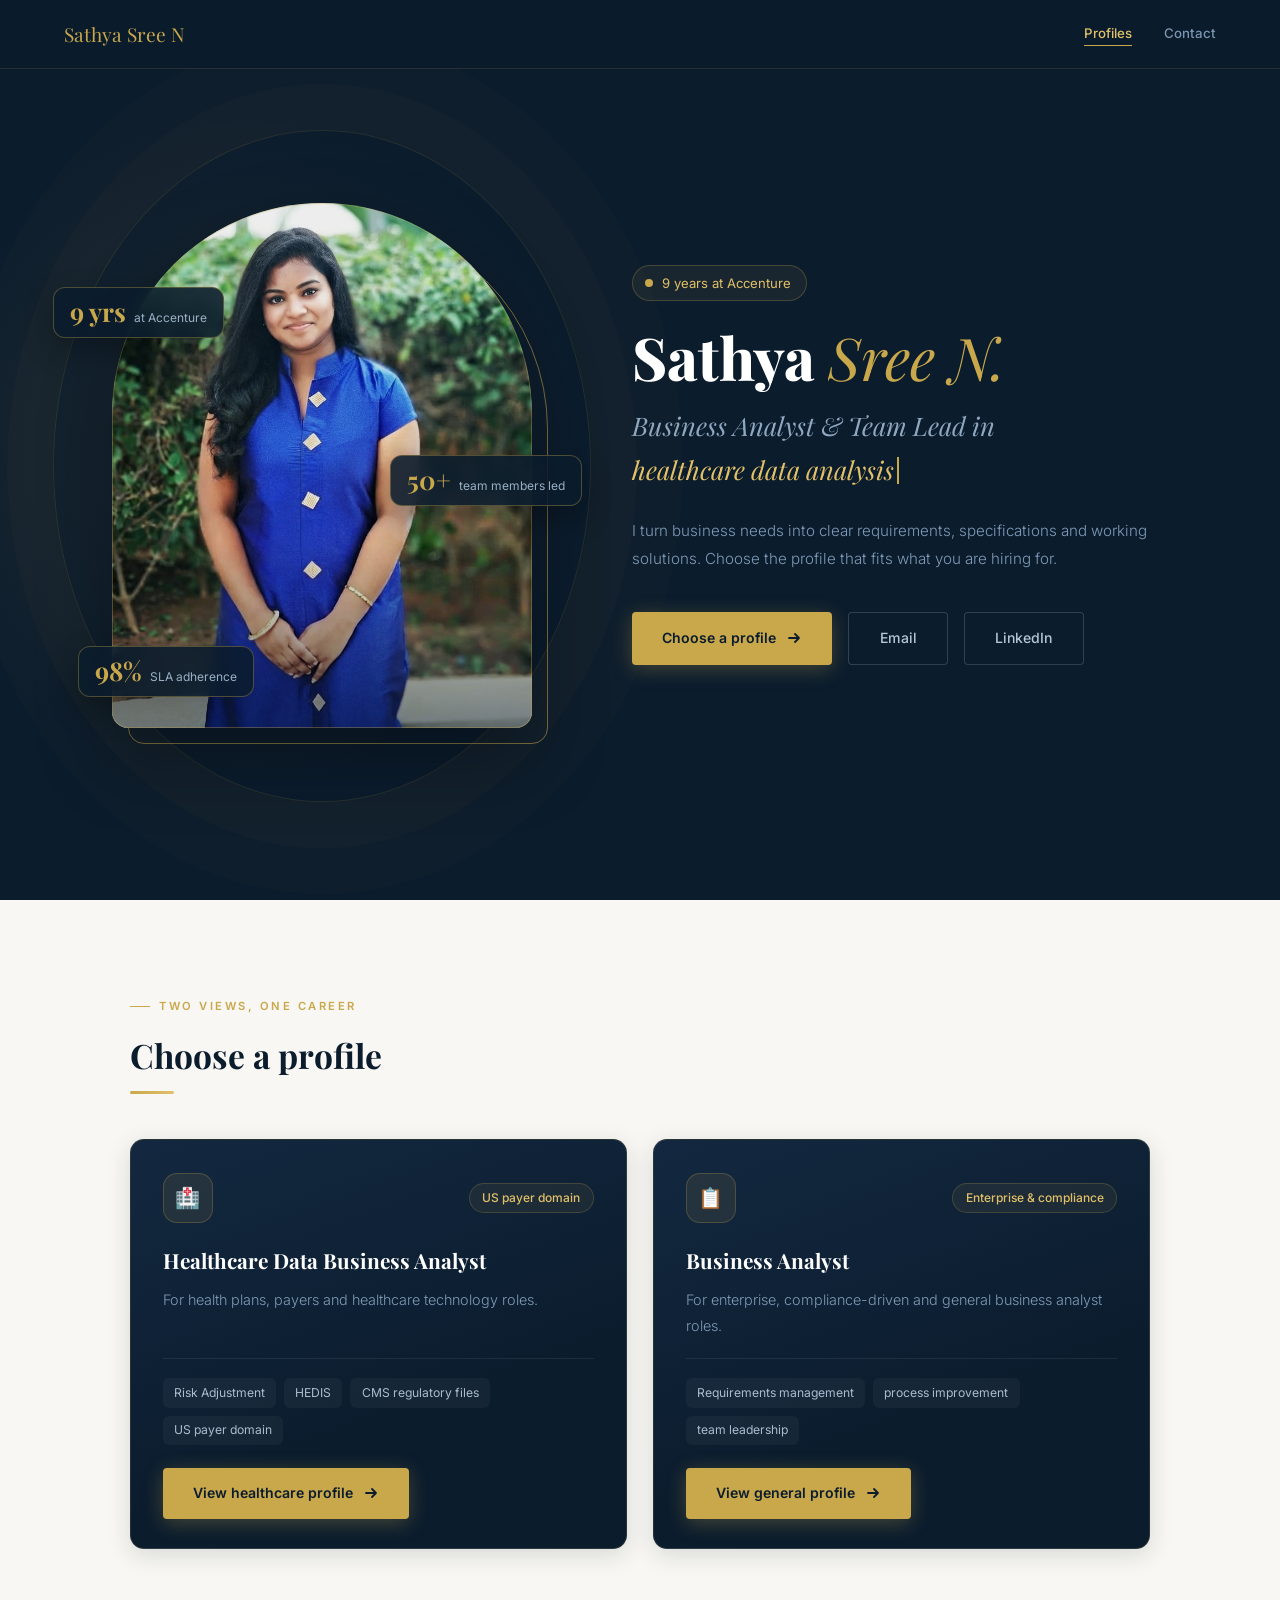
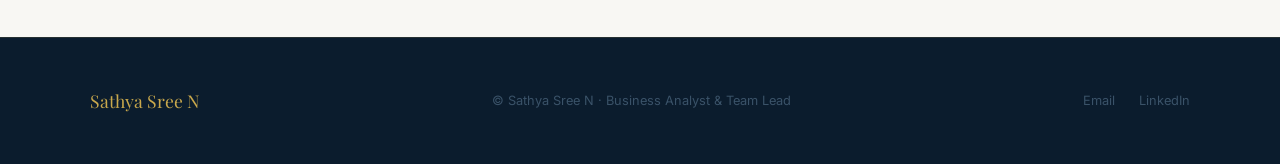
<file: index.html>
<!DOCTYPE html>
<html lang="en">
<head>
<meta charset="utf-8">
<meta name="viewport" content="width=device-width, initial-scale=1">
<title>Sathya Sree N | Business Analyst</title>
<meta name="description" content="Portfolio of Sathya Sree N, Business Analyst and Team Lead with 9 years of experience. Choose the healthcare or general business analyst profile.">
<link href="https://fonts.googleapis.com/css2?family=Inter:wght@300;400;500;600&family=Playfair+Display:ital,wght@0,700;0,800;1,400&display=swap" rel="stylesheet">
<link rel="stylesheet" href="assets/style.css">
<script>document.documentElement.classList.add('js');</script>
</head>
<body>
<nav id="navbar">
  <a href="#top" class="nav-logo" style="text-decoration:none">Sathya Sree N</a>
  <div class="nav-links"><a href="#profiles">Profiles</a><a href="#contact">Contact</a></div>
  <button class="hamburger" id="hamburger" aria-label="Open menu" aria-expanded="false" aria-controls="mobileMenu"><span></span><span></span><span></span></button>
</nav>
<div class="mobile-menu" id="mobileMenu" aria-hidden="true">
  <div class="m-links"><a class="m-link" style="--i:0" href="#profiles">Profiles</a><a class="m-link" style="--i:1" href="#contact">Contact</a></div>
  <div class="m-foot">Business Analyst &amp; Team Lead<br><a href="mailto:nsathyasree96@gmail.com">nsathyasree96@gmail.com</a></div>
</div>
<section class="hero" id="top">
  <div class="hero-photo" id="heroPhoto">
    <div class="hero-frame-outline"></div>
    <div class="hero-frame"><img src="assets/photo.jpg" alt="Sathya Sree N"></div>
    <div class="chip chip-1"><b>9 yrs</b><span>at Accenture</span></div><div class="chip chip-2"><b>50+</b><span>team members led</span></div><div class="chip chip-3"><b>98%</b><span>SLA adherence</span></div>
  </div>
  <div class="hero-text">
    <div class="hero-status"><i></i>9 years at Accenture</div>
    <h1 aria-label="Sathya Sree N"><span class="w"><span>Sathya</span></span> <span class="w"><span>Sree N.</span></span></h1>
    <p class="hero-role">Business Analyst &amp; Team Lead in<span class="typed-line"><span id="typed" data-roles='["healthcare data analysis","requirements management","process improvement","team leadership"]'></span><span class="caret"></span></span></p>
    <p class="hero-desc">I turn business needs into clear requirements, specifications and working solutions. Choose the profile that fits what you are hiring for.</p>
    <div class="hero-btns"><a href="#profiles" class="btn-primary">Choose a profile<svg width="16" height="16" viewBox="0 0 16 16" fill="none" aria-hidden="true"><path d="M3 8h10M9 4l4 4-4 4" stroke="currentColor" stroke-width="1.8" stroke-linecap="round" stroke-linejoin="round"/></svg></a><a href="mailto:nsathyasree96@gmail.com" class="btn-outline">Email</a><a href="https://www.linkedin.com/in/sathya-sree-nerinjil" class="btn-outline">LinkedIn</a></div>
    
  </div>
</section>
<div class="sw" id="profiles"><div class="fade-up eyebrow">Two views, one career</div><div class="fade-up sh">Choose a profile</div><div class="fade-up sr"></div><div class="int-grid"><article class="int-card fade-up fade-up-delay-1"><div class="int-top"><div class="int-icon">🏥</div><span class="int-tag">US payer domain</span></div><h3 class="int-company">Healthcare Data Business Analyst</h3><p class="int-desc">For health plans, payers and healthcare technology roles.</p><ul class="int-chips"><li>Risk Adjustment</li><li>HEDIS</li><li>CMS regulatory files</li><li>US payer domain</li></ul><a href="healthcare/" class="btn-primary">View healthcare profile<svg width="16" height="16" viewBox="0 0 16 16" fill="none" aria-hidden="true"><path d="M3 8h10M9 4l4 4-4 4" stroke="currentColor" stroke-width="1.8" stroke-linecap="round" stroke-linejoin="round"/></svg></a></article><article class="int-card fade-up fade-up-delay-2"><div class="int-top"><div class="int-icon">📋</div><span class="int-tag">Enterprise &amp; compliance</span></div><h3 class="int-company">Business Analyst</h3><p class="int-desc">For enterprise, compliance-driven and general business analyst roles.</p><ul class="int-chips"><li>Requirements management</li><li>process improvement</li><li>team leadership</li></ul><a href="business-analyst/" class="btn-primary">View general profile<svg width="16" height="16" viewBox="0 0 16 16" fill="none" aria-hidden="true"><path d="M3 8h10M9 4l4 4-4 4" stroke="currentColor" stroke-width="1.8" stroke-linecap="round" stroke-linejoin="round"/></svg></a></article></div></div>
<footer id="contact">
  <div class="fl">Sathya Sree N</div>
  <div class="ft">&copy; Sathya Sree N &middot; Business Analyst &amp; Team Lead</div>
  <div class="flinks"><a href="mailto:nsathyasree96@gmail.com">Email</a><a href="https://www.linkedin.com/in/sathya-sree-nerinjil">LinkedIn</a></div>
</footer>
<script src="assets/main.js"></script>
</body>
</html>
</file>
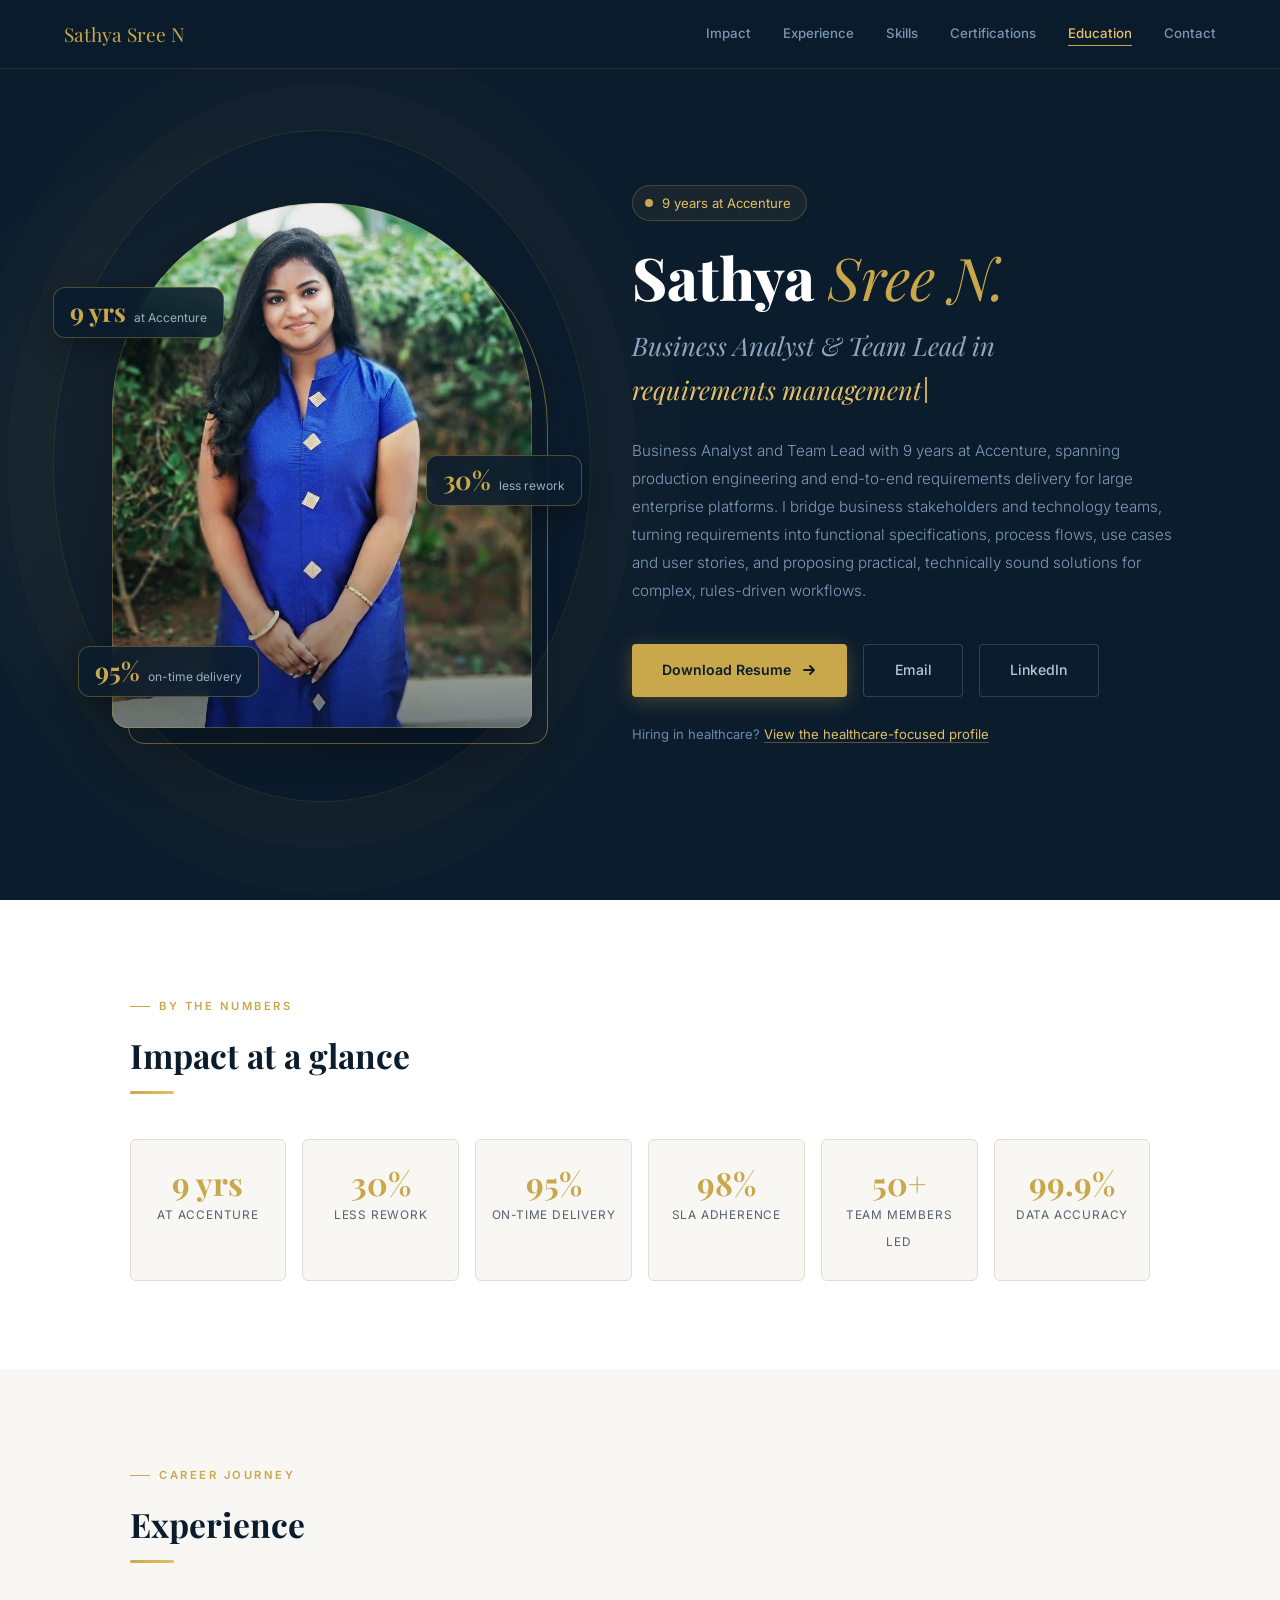
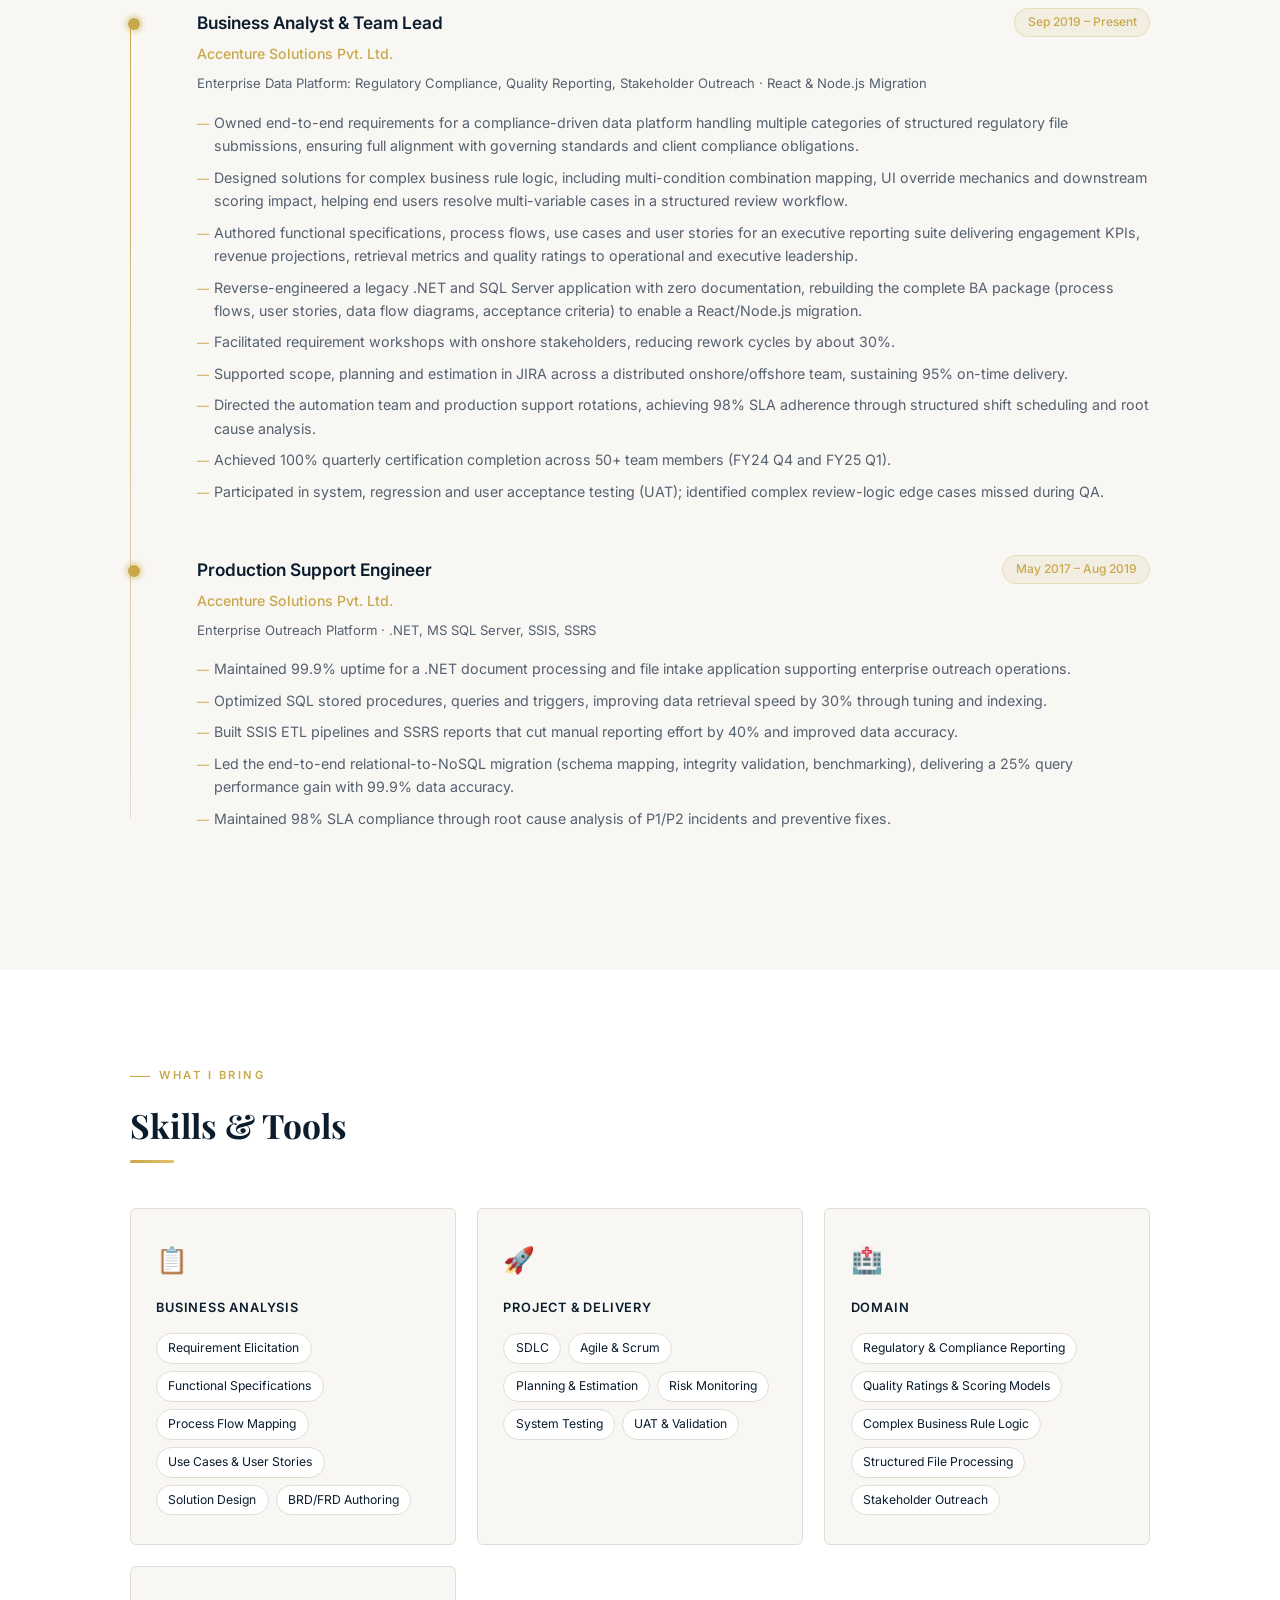
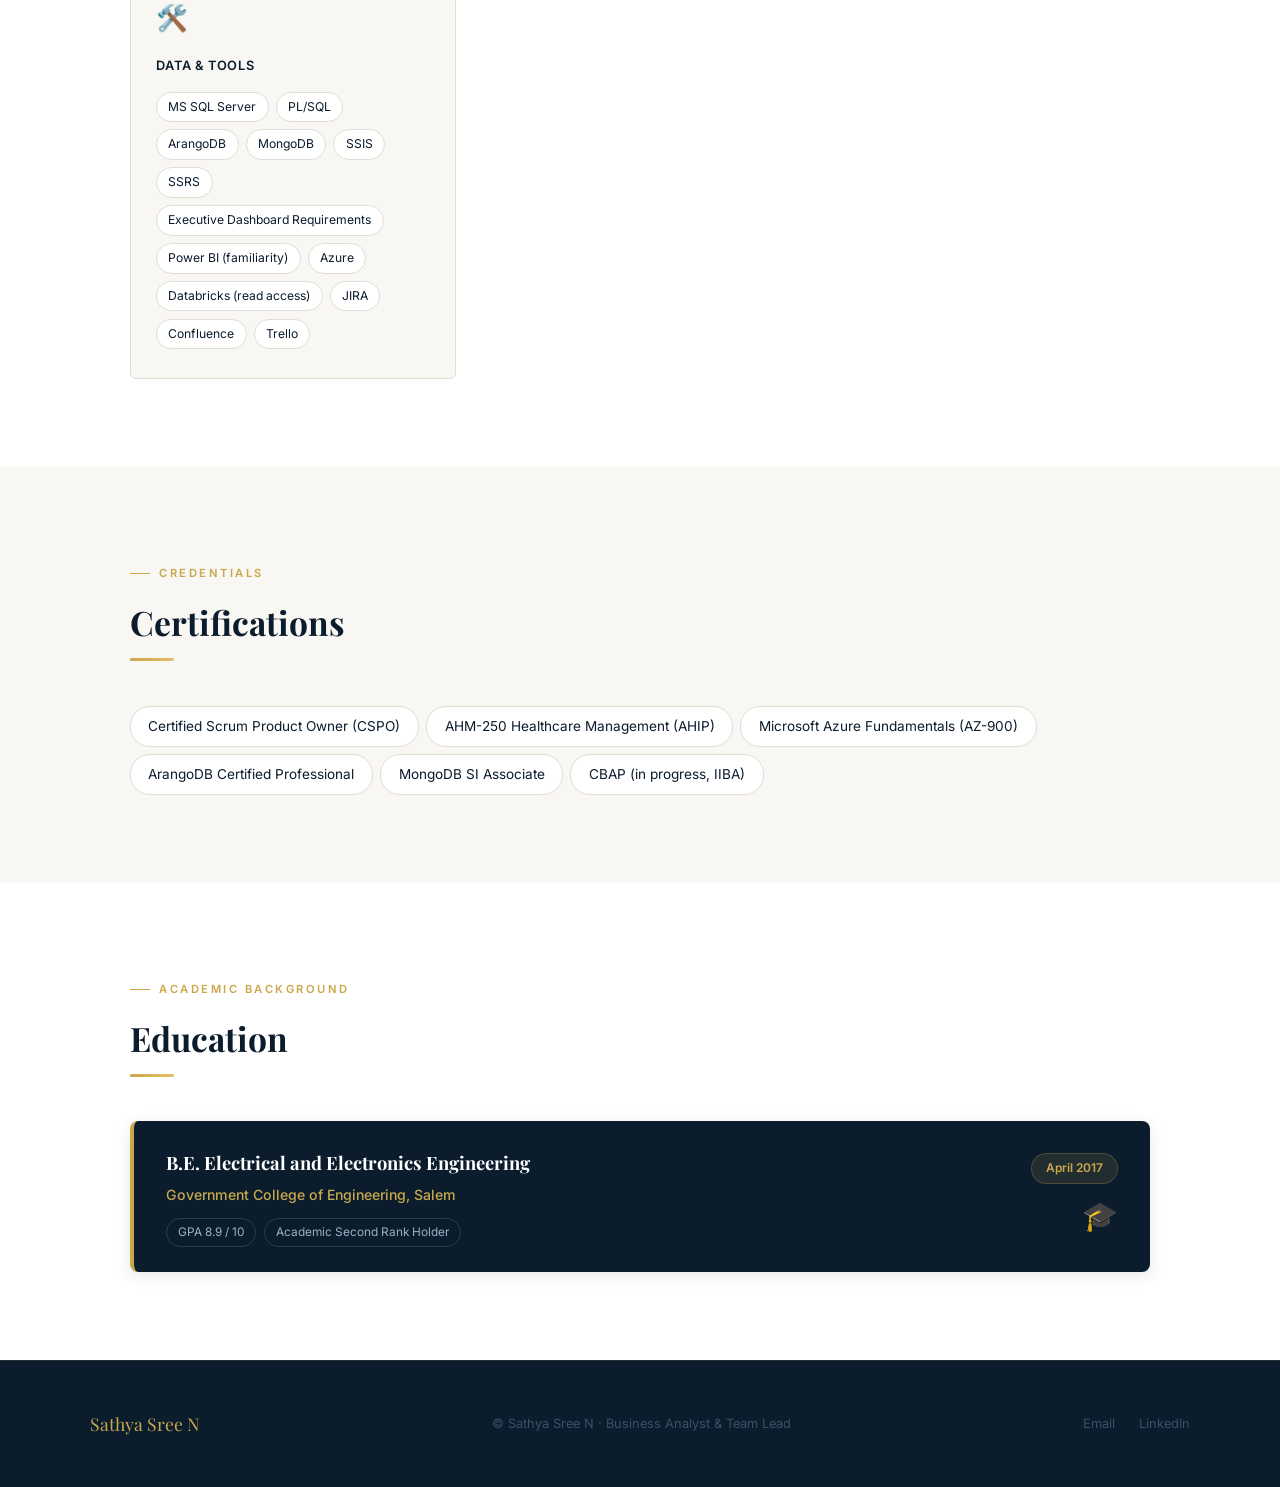
<file: business-analyst/index.html>
<!DOCTYPE html>
<html lang="en">
<head>
<meta charset="utf-8">
<meta name="viewport" content="width=device-width, initial-scale=1">
<title>Sathya Sree N | Business Analyst</title>
<meta name="description" content="Business Analyst and Team Lead with 9 years of experience in requirements management, solution design and process improvement for large enterprise platforms.">
<link href="https://fonts.googleapis.com/css2?family=Inter:wght@300;400;500;600&family=Playfair+Display:ital,wght@0,700;0,800;1,400&display=swap" rel="stylesheet">
<link rel="stylesheet" href="../assets/style.css">
<script>document.documentElement.classList.add('js');</script>
</head>
<body>
<nav id="navbar">
  <a href="#top" class="nav-logo" style="text-decoration:none">Sathya Sree N</a>
  <div class="nav-links"><a href="#impact">Impact</a><a href="#experience">Experience</a><a href="#skills">Skills</a><a href="#certifications">Certifications</a><a href="#education">Education</a><a href="#contact">Contact</a></div>
  <button class="hamburger" id="hamburger" aria-label="Open menu" aria-expanded="false" aria-controls="mobileMenu"><span></span><span></span><span></span></button>
</nav>
<div class="mobile-menu" id="mobileMenu" aria-hidden="true">
  <div class="m-links"><a class="m-link" style="--i:0" href="#impact">Impact</a><a class="m-link" style="--i:1" href="#experience">Experience</a><a class="m-link" style="--i:2" href="#skills">Skills</a><a class="m-link" style="--i:3" href="#certifications">Certifications</a><a class="m-link" style="--i:4" href="#education">Education</a><a class="m-link" style="--i:5" href="#contact">Contact</a></div>
  <div class="m-foot">Business Analyst &amp; Team Lead<br><a href="mailto:nsathyasree96@gmail.com">nsathyasree96@gmail.com</a></div>
</div>
<section class="hero" id="top">
  <div class="hero-photo" id="heroPhoto">
    <div class="hero-frame-outline"></div>
    <div class="hero-frame"><img src="../assets/photo.jpg" alt="Sathya Sree N"></div>
    <div class="chip chip-1"><b>9 yrs</b><span>at Accenture</span></div><div class="chip chip-2"><b>30%</b><span>less rework</span></div><div class="chip chip-3"><b>95%</b><span>on-time delivery</span></div>
  </div>
  <div class="hero-text">
    <div class="hero-status"><i></i>9 years at Accenture</div>
    <h1 aria-label="Sathya Sree N"><span class="w"><span>Sathya</span></span> <span class="w"><span>Sree N.</span></span></h1>
    <p class="hero-role">Business Analyst &amp; Team Lead in<span class="typed-line"><span id="typed" data-roles='["requirements management","process improvement","solution design","team leadership"]'></span><span class="caret"></span></span></p>
    <p class="hero-desc">Business Analyst and Team Lead with 9 years at Accenture, spanning production engineering and end-to-end requirements delivery for large enterprise platforms. I bridge business stakeholders and technology teams, turning requirements into functional specifications, process flows, use cases and user stories, and proposing practical, technically sound solutions for complex, rules-driven workflows.</p>
    <div class="hero-btns"><a href="../assets/resume-generic.pdf" class="btn-primary">Download Resume<svg width="16" height="16" viewBox="0 0 16 16" fill="none" aria-hidden="true"><path d="M3 8h10M9 4l4 4-4 4" stroke="currentColor" stroke-width="1.8" stroke-linecap="round" stroke-linejoin="round"/></svg></a><a href="mailto:nsathyasree96@gmail.com" class="btn-outline">Email</a><a href="https://www.linkedin.com/in/sathya-sree-nerinjil" class="btn-outline">LinkedIn</a></div>
    <p class="switch">Hiring in healthcare? <a href="../healthcare/">View the healthcare-focused profile</a></p>
  </div>
</section>
<div class="sw-alt" id="impact"><div class="swi"><div class="fade-up eyebrow">By the numbers</div><div class="fade-up sh">Impact at a glance</div><div class="fade-up sr"></div><div class="stats"><div class="stat fade-up"><b>9 yrs</b><span>at Accenture</span></div><div class="stat fade-up"><b>30%</b><span>less rework</span></div><div class="stat fade-up"><b>95%</b><span>on-time delivery</span></div><div class="stat fade-up"><b>98%</b><span>SLA adherence</span></div><div class="stat fade-up"><b>50+</b><span>team members led</span></div><div class="stat fade-up"><b>99.9%</b><span>data accuracy</span></div></div></div></div><div class="sw" id="experience"><div class="fade-up eyebrow">Career Journey</div><div class="fade-up sh">Experience</div><div class="fade-up sr"></div><div class="etl"><div class="ei fade-up"><div class="em"><div class="er">Business Analyst &amp; Team Lead</div><div class="eb">Sep 2019 – Present</div></div><div class="eco">Accenture Solutions Pvt. Ltd.</div><div class="esub">Enterprise Data Platform: Regulatory Compliance, Quality Reporting, Stakeholder Outreach &middot; React &amp; Node.js Migration</div><ul class="el"><li>Owned end-to-end requirements for a compliance-driven data platform handling multiple categories of structured regulatory file submissions, ensuring full alignment with governing standards and client compliance obligations.</li>
      <li>Designed solutions for complex business rule logic, including multi-condition combination mapping, UI override mechanics and downstream scoring impact, helping end users resolve multi-variable cases in a structured review workflow.</li>
      <li>Authored functional specifications, process flows, use cases and user stories for an executive reporting suite delivering engagement KPIs, revenue projections, retrieval metrics and quality ratings to operational and executive leadership.</li>
      <li>Reverse-engineered a legacy .NET and SQL Server application with zero documentation, rebuilding the complete BA package (process flows, user stories, data flow diagrams, acceptance criteria) to enable a React/Node.js migration.</li>
      <li>Facilitated requirement workshops with onshore stakeholders, reducing rework cycles by about 30%.</li>
      <li>Supported scope, planning and estimation in JIRA across a distributed onshore/offshore team, sustaining 95% on-time delivery.</li>
      <li>Directed the automation team and production support rotations, achieving 98% SLA adherence through structured shift scheduling and root cause analysis.</li>
      <li>Achieved 100% quarterly certification completion across 50+ team members (FY24 Q4 and FY25 Q1).</li>
      <li>Participated in system, regression and user acceptance testing (UAT); identified complex review-logic edge cases missed during QA.</li></ul></div><div class="ei fade-up"><div class="em"><div class="er">Production Support Engineer</div><div class="eb">May 2017 – Aug 2019</div></div><div class="eco">Accenture Solutions Pvt. Ltd.</div><div class="esub">Enterprise Outreach Platform &middot; .NET, MS SQL Server, SSIS, SSRS</div><ul class="el"><li>Maintained 99.9% uptime for a .NET document processing and file intake application supporting enterprise outreach operations.</li>
      <li>Optimized SQL stored procedures, queries and triggers, improving data retrieval speed by 30% through tuning and indexing.</li>
      <li>Built SSIS ETL pipelines and SSRS reports that cut manual reporting effort by 40% and improved data accuracy.</li>
      <li>Led the end-to-end relational-to-NoSQL migration (schema mapping, integrity validation, benchmarking), delivering a 25% query performance gain with 99.9% data accuracy.</li>
      <li>Maintained 98% SLA compliance through root cause analysis of P1/P2 incidents and preventive fixes.</li></ul></div></div></div><div class="sw-alt" id="skills"><div class="swi"><div class="fade-up eyebrow">What I bring</div><div class="fade-up sh">Skills &amp; Tools</div><div class="fade-up sr"></div><div class="sg"><div class="sk fade-up fade-up-delay-1"><div class="sk-icon">📋</div><h4>Business Analysis</h4><div class="tg"><span>Requirement Elicitation</span><span>Functional Specifications</span><span>Process Flow Mapping</span><span>Use Cases &amp; User Stories</span><span>Solution Design</span><span>BRD/FRD Authoring</span></div></div><div class="sk fade-up fade-up-delay-2"><div class="sk-icon">🚀</div><h4>Project &amp; Delivery</h4><div class="tg"><span>SDLC</span><span>Agile &amp; Scrum</span><span>Planning &amp; Estimation</span><span>Risk Monitoring</span><span>System Testing</span><span>UAT &amp; Validation</span></div></div><div class="sk fade-up fade-up-delay-3"><div class="sk-icon">🏥</div><h4>Domain</h4><div class="tg"><span>Regulatory &amp; Compliance Reporting</span><span>Quality Ratings &amp; Scoring Models</span><span>Complex Business Rule Logic</span><span>Structured File Processing</span><span>Stakeholder Outreach</span></div></div><div class="sk fade-up fade-up-delay-1"><div class="sk-icon">🛠️</div><h4>Data &amp; Tools</h4><div class="tg"><span>MS SQL Server</span><span>PL/SQL</span><span>ArangoDB</span><span>MongoDB</span><span>SSIS</span><span>SSRS</span><span>Executive Dashboard Requirements</span><span>Power BI (familiarity)</span><span>Azure</span><span>Databricks (read access)</span><span>JIRA</span><span>Confluence</span><span>Trello</span></div></div></div></div></div><div class="sw" id="certifications"><div class="fade-up eyebrow">Credentials</div><div class="fade-up sh">Certifications</div><div class="fade-up sr"></div><div class="tg big fade-up"><span>Certified Scrum Product Owner (CSPO)</span><span>AHM-250 Healthcare Management (AHIP)</span><span>Microsoft Azure Fundamentals (AZ-900)</span><span>ArangoDB Certified Professional</span><span>MongoDB SI Associate</span><span>CBAP (in progress, IIBA)</span></div></div><div class="sw-alt" id="education"><div class="swi"><div class="fade-up eyebrow">Academic Background</div><div class="fade-up sh">Education</div><div class="fade-up sr"></div><div class="edu-list"><div class="edu-banner fade-up"><div class="edu-info"><div class="edu-degree">B.E. Electrical and Electronics Engineering</div><div class="edu-school">Government College of Engineering, Salem</div><div class="edu-x"><span>GPA 8.9 / 10</span><span>Academic Second Rank Holder</span></div></div><div class="edu-right"><span class="edu-year">April 2017</span><span class="edu-icon-circle">🎓</span></div></div></div></div></div>
<footer id="contact">
  <div class="fl">Sathya Sree N</div>
  <div class="ft">&copy; Sathya Sree N &middot; Business Analyst &amp; Team Lead</div>
  <div class="flinks"><a href="mailto:nsathyasree96@gmail.com">Email</a><a href="https://www.linkedin.com/in/sathya-sree-nerinjil">LinkedIn</a></div>
</footer>
<script src="../assets/main.js"></script>
</body>
</html>
</file>
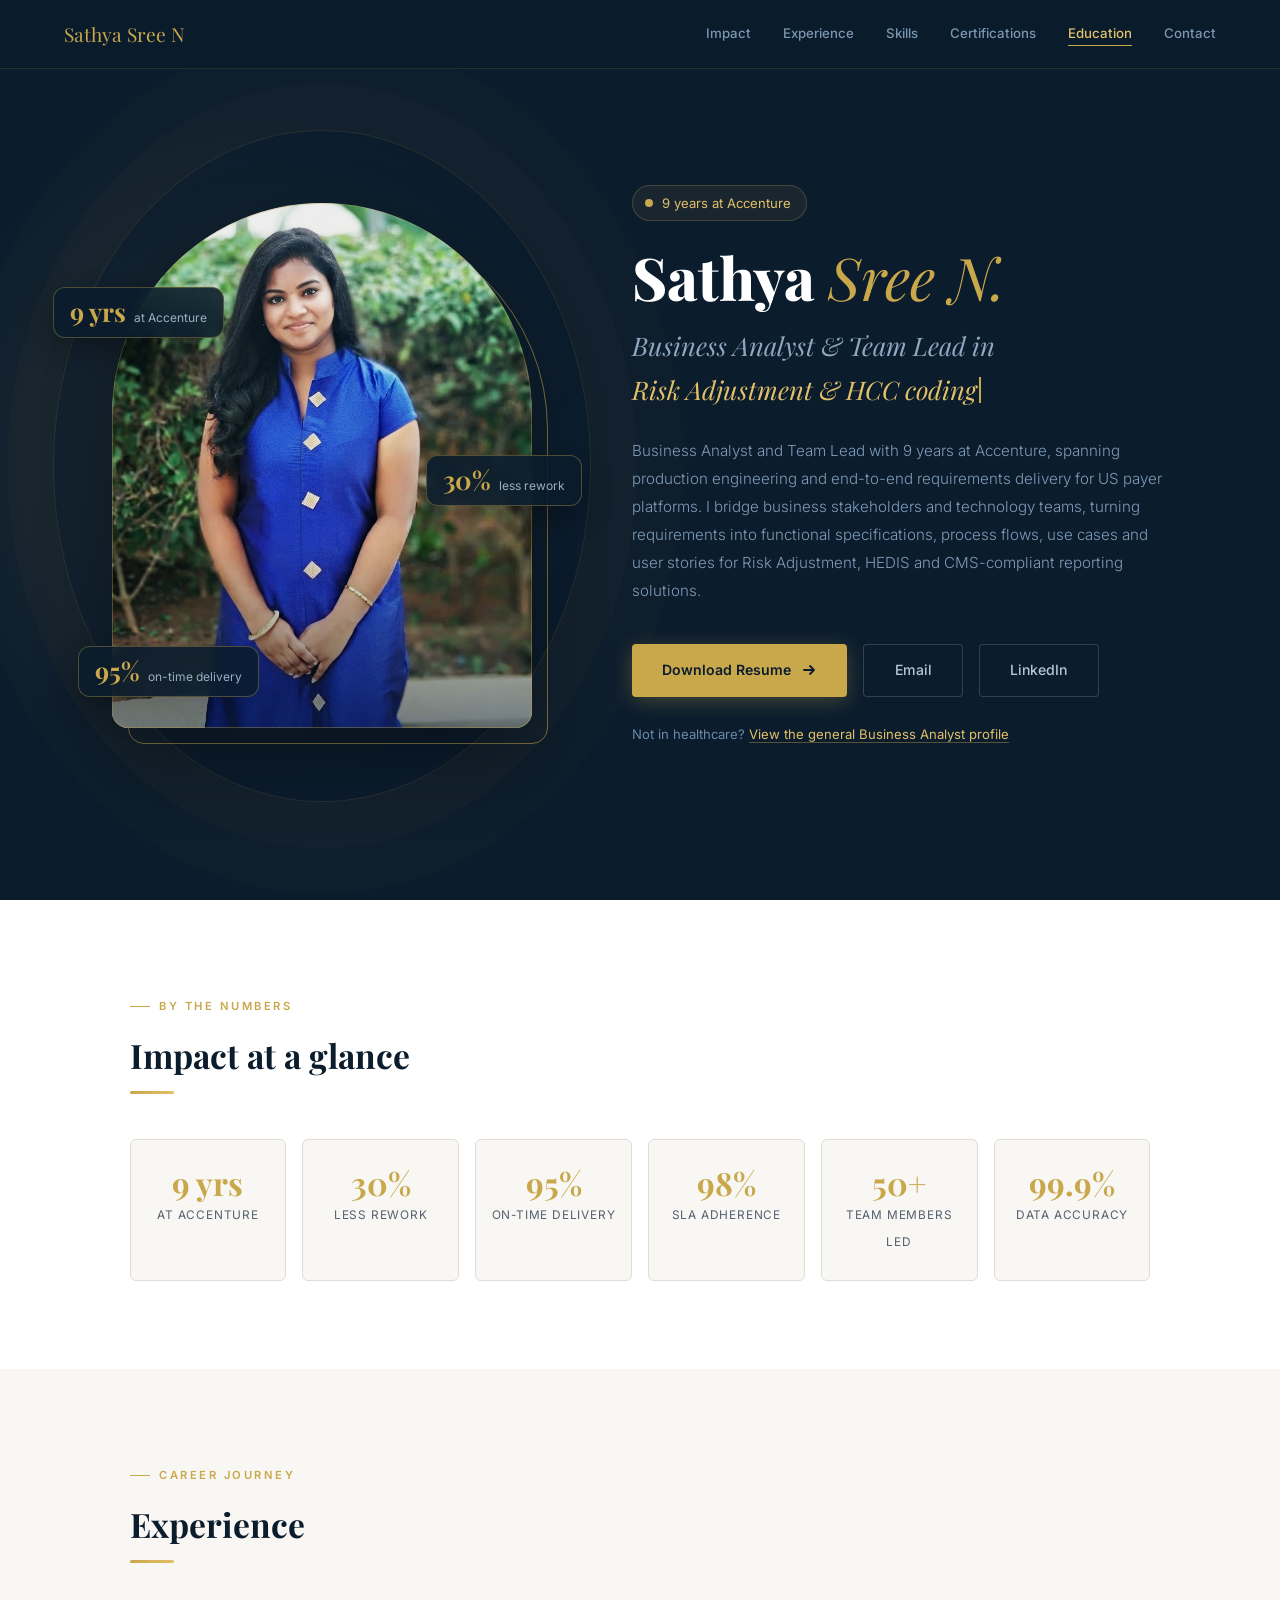
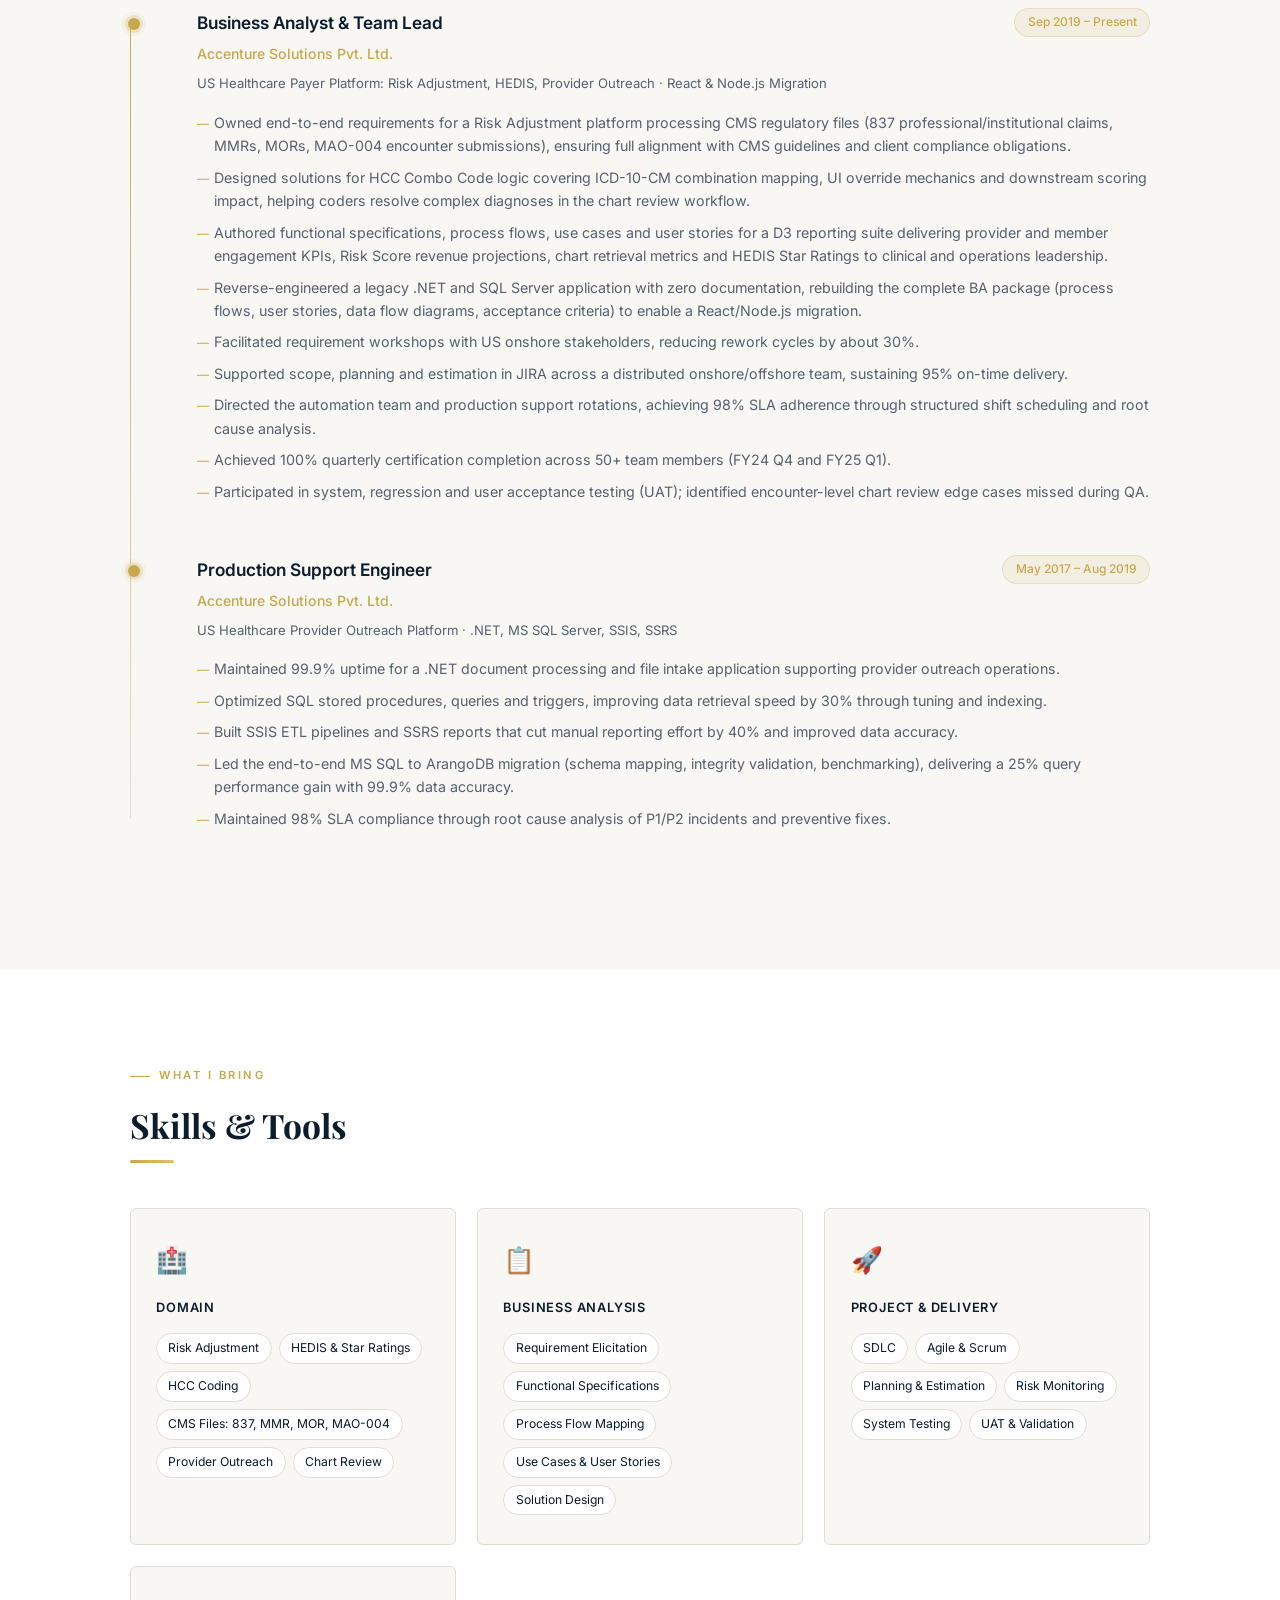
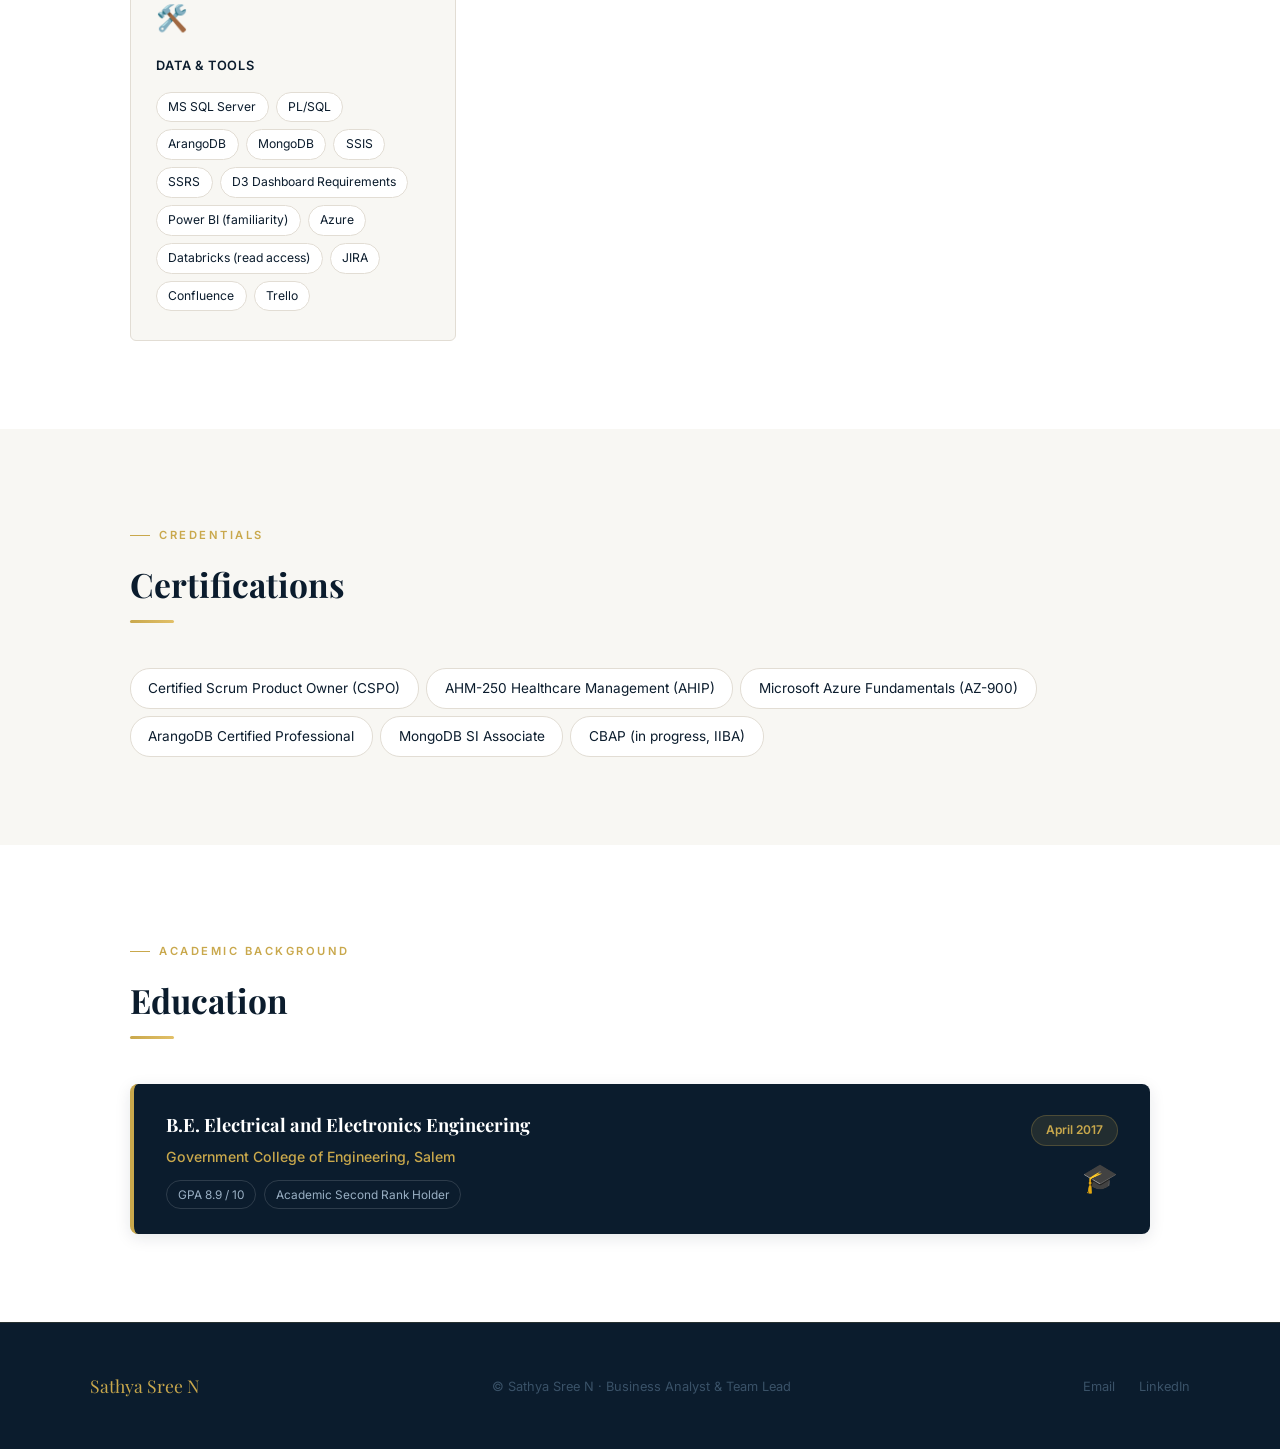
<file: healthcare/index.html>
<!DOCTYPE html>
<html lang="en">
<head>
<meta charset="utf-8">
<meta name="viewport" content="width=device-width, initial-scale=1">
<title>Sathya Sree N | Healthcare Data Business Analyst</title>
<meta name="description" content="Healthcare Business Analyst and Team Lead with 9 years of experience in Risk Adjustment, HEDIS and CMS regulatory files for US payer platforms.">
<link href="https://fonts.googleapis.com/css2?family=Inter:wght@300;400;500;600&family=Playfair+Display:ital,wght@0,700;0,800;1,400&display=swap" rel="stylesheet">
<link rel="stylesheet" href="../assets/style.css">
<script>document.documentElement.classList.add('js');</script>
</head>
<body>
<nav id="navbar">
  <a href="#top" class="nav-logo" style="text-decoration:none">Sathya Sree N</a>
  <div class="nav-links"><a href="#impact">Impact</a><a href="#experience">Experience</a><a href="#skills">Skills</a><a href="#certifications">Certifications</a><a href="#education">Education</a><a href="#contact">Contact</a></div>
  <button class="hamburger" id="hamburger" aria-label="Open menu" aria-expanded="false" aria-controls="mobileMenu"><span></span><span></span><span></span></button>
</nav>
<div class="mobile-menu" id="mobileMenu" aria-hidden="true">
  <div class="m-links"><a class="m-link" style="--i:0" href="#impact">Impact</a><a class="m-link" style="--i:1" href="#experience">Experience</a><a class="m-link" style="--i:2" href="#skills">Skills</a><a class="m-link" style="--i:3" href="#certifications">Certifications</a><a class="m-link" style="--i:4" href="#education">Education</a><a class="m-link" style="--i:5" href="#contact">Contact</a></div>
  <div class="m-foot">Business Analyst &amp; Team Lead<br><a href="mailto:nsathyasree96@gmail.com">nsathyasree96@gmail.com</a></div>
</div>
<section class="hero" id="top">
  <div class="hero-photo" id="heroPhoto">
    <div class="hero-frame-outline"></div>
    <div class="hero-frame"><img src="../assets/photo.jpg" alt="Sathya Sree N"></div>
    <div class="chip chip-1"><b>9 yrs</b><span>at Accenture</span></div><div class="chip chip-2"><b>30%</b><span>less rework</span></div><div class="chip chip-3"><b>95%</b><span>on-time delivery</span></div>
  </div>
  <div class="hero-text">
    <div class="hero-status"><i></i>9 years at Accenture</div>
    <h1 aria-label="Sathya Sree N"><span class="w"><span>Sathya</span></span> <span class="w"><span>Sree N.</span></span></h1>
    <p class="hero-role">Business Analyst &amp; Team Lead in<span class="typed-line"><span id="typed" data-roles='["Risk Adjustment &amp; HCC coding","HEDIS &amp; Star Ratings","CMS regulatory files","requirements to delivery"]'></span><span class="caret"></span></span></p>
    <p class="hero-desc">Business Analyst and Team Lead with 9 years at Accenture, spanning production engineering and end-to-end requirements delivery for US payer platforms. I bridge business stakeholders and technology teams, turning requirements into functional specifications, process flows, use cases and user stories for Risk Adjustment, HEDIS and CMS-compliant reporting solutions.</p>
    <div class="hero-btns"><a href="../assets/resume-healthcare.pdf" class="btn-primary">Download Resume<svg width="16" height="16" viewBox="0 0 16 16" fill="none" aria-hidden="true"><path d="M3 8h10M9 4l4 4-4 4" stroke="currentColor" stroke-width="1.8" stroke-linecap="round" stroke-linejoin="round"/></svg></a><a href="mailto:nsathyasree96@gmail.com" class="btn-outline">Email</a><a href="https://www.linkedin.com/in/sathya-sree-nerinjil" class="btn-outline">LinkedIn</a></div>
    <p class="switch">Not in healthcare? <a href="../business-analyst/">View the general Business Analyst profile</a></p>
  </div>
</section>
<div class="sw-alt" id="impact"><div class="swi"><div class="fade-up eyebrow">By the numbers</div><div class="fade-up sh">Impact at a glance</div><div class="fade-up sr"></div><div class="stats"><div class="stat fade-up"><b>9 yrs</b><span>at Accenture</span></div><div class="stat fade-up"><b>30%</b><span>less rework</span></div><div class="stat fade-up"><b>95%</b><span>on-time delivery</span></div><div class="stat fade-up"><b>98%</b><span>SLA adherence</span></div><div class="stat fade-up"><b>50+</b><span>team members led</span></div><div class="stat fade-up"><b>99.9%</b><span>data accuracy</span></div></div></div></div><div class="sw" id="experience"><div class="fade-up eyebrow">Career Journey</div><div class="fade-up sh">Experience</div><div class="fade-up sr"></div><div class="etl"><div class="ei fade-up"><div class="em"><div class="er">Business Analyst &amp; Team Lead</div><div class="eb">Sep 2019 – Present</div></div><div class="eco">Accenture Solutions Pvt. Ltd.</div><div class="esub">US Healthcare Payer Platform: Risk Adjustment, HEDIS, Provider Outreach &middot; React &amp; Node.js Migration</div><ul class="el"><li>Owned end-to-end requirements for a Risk Adjustment platform processing CMS regulatory files (837 professional/institutional claims, MMRs, MORs, MAO-004 encounter submissions), ensuring full alignment with CMS guidelines and client compliance obligations.</li>
      <li>Designed solutions for HCC Combo Code logic covering ICD-10-CM combination mapping, UI override mechanics and downstream scoring impact, helping coders resolve complex diagnoses in the chart review workflow.</li>
      <li>Authored functional specifications, process flows, use cases and user stories for a D3 reporting suite delivering provider and member engagement KPIs, Risk Score revenue projections, chart retrieval metrics and HEDIS Star Ratings to clinical and operations leadership.</li>
      <li>Reverse-engineered a legacy .NET and SQL Server application with zero documentation, rebuilding the complete BA package (process flows, user stories, data flow diagrams, acceptance criteria) to enable a React/Node.js migration.</li>
      <li>Facilitated requirement workshops with US onshore stakeholders, reducing rework cycles by about 30%.</li>
      <li>Supported scope, planning and estimation in JIRA across a distributed onshore/offshore team, sustaining 95% on-time delivery.</li>
      <li>Directed the automation team and production support rotations, achieving 98% SLA adherence through structured shift scheduling and root cause analysis.</li>
      <li>Achieved 100% quarterly certification completion across 50+ team members (FY24 Q4 and FY25 Q1).</li>
      <li>Participated in system, regression and user acceptance testing (UAT); identified encounter-level chart review edge cases missed during QA.</li></ul></div><div class="ei fade-up"><div class="em"><div class="er">Production Support Engineer</div><div class="eb">May 2017 – Aug 2019</div></div><div class="eco">Accenture Solutions Pvt. Ltd.</div><div class="esub">US Healthcare Provider Outreach Platform &middot; .NET, MS SQL Server, SSIS, SSRS</div><ul class="el"><li>Maintained 99.9% uptime for a .NET document processing and file intake application supporting provider outreach operations.</li>
      <li>Optimized SQL stored procedures, queries and triggers, improving data retrieval speed by 30% through tuning and indexing.</li>
      <li>Built SSIS ETL pipelines and SSRS reports that cut manual reporting effort by 40% and improved data accuracy.</li>
      <li>Led the end-to-end MS SQL to ArangoDB migration (schema mapping, integrity validation, benchmarking), delivering a 25% query performance gain with 99.9% data accuracy.</li>
      <li>Maintained 98% SLA compliance through root cause analysis of P1/P2 incidents and preventive fixes.</li></ul></div></div></div><div class="sw-alt" id="skills"><div class="swi"><div class="fade-up eyebrow">What I bring</div><div class="fade-up sh">Skills &amp; Tools</div><div class="fade-up sr"></div><div class="sg"><div class="sk fade-up fade-up-delay-1"><div class="sk-icon">🏥</div><h4>Domain</h4><div class="tg"><span>Risk Adjustment</span><span>HEDIS &amp; Star Ratings</span><span>HCC Coding</span><span>CMS Files: 837, MMR, MOR, MAO-004</span><span>Provider Outreach</span><span>Chart Review</span></div></div><div class="sk fade-up fade-up-delay-2"><div class="sk-icon">📋</div><h4>Business Analysis</h4><div class="tg"><span>Requirement Elicitation</span><span>Functional Specifications</span><span>Process Flow Mapping</span><span>Use Cases &amp; User Stories</span><span>Solution Design</span></div></div><div class="sk fade-up fade-up-delay-3"><div class="sk-icon">🚀</div><h4>Project &amp; Delivery</h4><div class="tg"><span>SDLC</span><span>Agile &amp; Scrum</span><span>Planning &amp; Estimation</span><span>Risk Monitoring</span><span>System Testing</span><span>UAT &amp; Validation</span></div></div><div class="sk fade-up fade-up-delay-1"><div class="sk-icon">🛠️</div><h4>Data &amp; Tools</h4><div class="tg"><span>MS SQL Server</span><span>PL/SQL</span><span>ArangoDB</span><span>MongoDB</span><span>SSIS</span><span>SSRS</span><span>D3 Dashboard Requirements</span><span>Power BI (familiarity)</span><span>Azure</span><span>Databricks (read access)</span><span>JIRA</span><span>Confluence</span><span>Trello</span></div></div></div></div></div><div class="sw" id="certifications"><div class="fade-up eyebrow">Credentials</div><div class="fade-up sh">Certifications</div><div class="fade-up sr"></div><div class="tg big fade-up"><span>Certified Scrum Product Owner (CSPO)</span><span>AHM-250 Healthcare Management (AHIP)</span><span>Microsoft Azure Fundamentals (AZ-900)</span><span>ArangoDB Certified Professional</span><span>MongoDB SI Associate</span><span>CBAP (in progress, IIBA)</span></div></div><div class="sw-alt" id="education"><div class="swi"><div class="fade-up eyebrow">Academic Background</div><div class="fade-up sh">Education</div><div class="fade-up sr"></div><div class="edu-list"><div class="edu-banner fade-up"><div class="edu-info"><div class="edu-degree">B.E. Electrical and Electronics Engineering</div><div class="edu-school">Government College of Engineering, Salem</div><div class="edu-x"><span>GPA 8.9 / 10</span><span>Academic Second Rank Holder</span></div></div><div class="edu-right"><span class="edu-year">April 2017</span><span class="edu-icon-circle">🎓</span></div></div></div></div></div>
<footer id="contact">
  <div class="fl">Sathya Sree N</div>
  <div class="ft">&copy; Sathya Sree N &middot; Business Analyst &amp; Team Lead</div>
  <div class="flinks"><a href="mailto:nsathyasree96@gmail.com">Email</a><a href="https://www.linkedin.com/in/sathya-sree-nerinjil">LinkedIn</a></div>
</footer>
<script src="../assets/main.js"></script>
</body>
</html>
</file>
<file: assets/style.css>
*, *::before, *::after { box-sizing: border-box; margin: 0; padding: 0; }
:root {
  --navy: #0b1c2d;
  --navy-mid: #132840;
  --navy-light: #1e3a55;
  --gold: #c9a84c;
  --gold-light: #e2c068;
  --white: #ffffff;
  --off-white: #f8f7f3;
  --text: #1a1a1a;
  --muted: #556070;
  --border: #e2ddd4;
}
html { scroll-behavior: smooth; }
body { font-family: 'Inter', sans-serif; background: var(--off-white); color: var(--text); line-height: 1.7; overflow-x: hidden; }

/* ── NAV ── */
nav {
  background: rgba(11,28,45,0.97);
  backdrop-filter: blur(12px);
  padding: 1.1rem 5%;
  display: flex;
  justify-content: space-between;
  align-items: center;
  position: fixed;
  top: 0; left: 0; right: 0;
  z-index: 200;
  border-bottom: 1px solid rgba(201,168,76,0.15);
  transition: padding 0.3s;
}
nav.scrolled { padding: 0.7rem 5%; }
.nav-logo { font-family: 'Playfair Display', serif; color: var(--gold); font-size: 1.2rem; }
.nav-links { display: flex; gap: 2rem; align-items: center; }
.nav-links a { color: #7a96b0; text-decoration: none; font-size: 0.83rem; font-weight: 500; transition: color 0.2s; position: relative; padding-bottom: 2px; }
.nav-links a::after { content: ''; position: absolute; bottom: 0; left: 0; width: 0; height: 1px; background: var(--gold); transition: width 0.25s; }
.nav-links a:hover { color: var(--gold-light); }
.nav-links a:hover::after { width: 100%; }

/* Hamburger */
:root { --nav-h: 64px; }
html { scroll-padding-top: 76px; }
.hamburger {
  display: none; width: 44px; height: 44px; background: none; border: 0; cursor: pointer;
  flex-direction: column; align-items: center; justify-content: center; gap: 5px;
  position: relative; z-index: 201; border-radius: 8px;
}
.hamburger span { display: block; width: 22px; height: 2px; background: var(--gold); border-radius: 2px; transition: transform 0.35s cubic-bezier(.7,0,.2,1), opacity 0.2s; }
.hamburger.open span:nth-child(1) { transform: translateY(7px) rotate(45deg); }
.hamburger.open span:nth-child(2) { opacity: 0; }
.hamburger.open span:nth-child(3) { transform: translateY(-7px) rotate(-45deg); }
.nav-links a.active { color: var(--gold-light); }
.nav-links a.active::after { width: 100%; }

/* Full-screen mobile menu that opens from the hamburger corner */
.mobile-menu {
  position: fixed; inset: 0; z-index: 199;
  background: var(--navy);
  padding: calc(var(--nav-h) + 2.5rem) 8% 2.5rem;
  display: flex; flex-direction: column; justify-content: space-between;
  clip-path: circle(0 at calc(100% - 2.6rem) 2rem);
  visibility: hidden;
  transition: clip-path 0.6s cubic-bezier(.7,0,.2,1), visibility 0s 0.6s;
  overflow-y: auto;
}
.mobile-menu.open {
  clip-path: circle(150% at calc(100% - 2.6rem) 2rem);
  visibility: visible;
  transition: clip-path 0.6s cubic-bezier(.7,0,.2,1), visibility 0s;
}
.mobile-menu::before {
  content: ''; position: absolute; width: 420px; height: 420px; border-radius: 50%;
  right: -160px; bottom: -120px; border: 1px solid rgba(201,168,76,0.14);
  box-shadow: 0 0 0 50px rgba(201,168,76,0.03); pointer-events: none;
}
.m-links { display: flex; flex-direction: column; }
.m-link {
  font-family: 'Playfair Display', serif; font-size: 1.9rem; font-weight: 700;
  color: #dfe8f0; text-decoration: none;
  padding: 0.85rem 0; border-bottom: 1px solid rgba(255,255,255,0.06);
  display: flex; justify-content: space-between; align-items: center;
  opacity: 0; transform: translateY(18px);
  transition: opacity 0.4s ease, transform 0.5s ease, color 0.2s, padding-left 0.25s;
}
.m-link::after { content: '→'; font-family: 'Inter', sans-serif; font-size: 1.1rem; color: var(--gold); opacity: 0; transform: translateX(-8px); transition: opacity 0.2s, transform 0.25s; }
.m-link:hover, .m-link:active { color: var(--gold-light); padding-left: 0.5rem; }
.m-link:hover::after, .m-link:active::after { opacity: 1; transform: none; }
.mobile-menu.open .m-link { opacity: 1; transform: none; transition-delay: calc(var(--i) * 60ms + 220ms), calc(var(--i) * 60ms + 220ms), 0s, 0s; }
.m-foot { position: relative; font-size: 0.85rem; color: #6a8aaa; opacity: 0; transition: opacity 0.4s 0.7s; }
.mobile-menu.open .m-foot { opacity: 1; }
.m-foot a { color: var(--gold); text-decoration: none; }
body.menu-open { overflow: hidden; }
@media (min-width: 961px) { .mobile-menu { display: none; } }

/* ── HERO — portrait left, animated text right ── */
.hero {
  min-height: 100vh; min-height: 100svh;
  background: var(--navy);
  position: relative; overflow: hidden;
  display: grid;
  grid-template-columns: minmax(0, 5fr) minmax(0, 6fr);
  align-items: center;
  gap: clamp(2.5rem, 6vw, 6rem);
  padding: 110px 7% 5rem;
}
.hero::before {
  content: ''; position: absolute; width: 700px; height: 700px; border-radius: 50%;
  background: radial-gradient(circle, rgba(201,168,76,0.09) 0%, transparent 68%);
  top: 50%; left: -8%; transform: translateY(-50%); pointer-events: none;
}

/* Portrait */
.hero-photo { position: relative; justify-self: center; width: min(100%, 420px); z-index: 2; animation: photoIn 1s cubic-bezier(.2,.7,.2,1) both; }
.hero-photo::before {            /* rings behind the arch */
  content: ''; position: absolute; inset: -14%; border-radius: 50%;
  border: 1px solid rgba(201,168,76,0.14);
  box-shadow: 0 0 0 46px rgba(201,168,76,0.025), 0 0 0 92px rgba(201,168,76,0.018);
  pointer-events: none;
}
.hero-frame-outline {            /* gold offset outline */
  position: absolute; inset: 0; transform: translate(16px, 16px);
  border: 1px solid rgba(201,168,76,0.6);
  border-radius: 50% 50% 16px 16px / 40% 40% 16px 16px;
}
.hero-frame {
  position: relative; aspect-ratio: 4 / 5; overflow: hidden;
  border-radius: 50% 50% 16px 16px / 40% 40% 16px 16px;
  background: var(--navy-mid);
  box-shadow: 0 30px 70px rgba(0,0,0,0.35);
}
.hero-frame img {
  width: 100%; height: 100%; object-fit: cover; object-position: top center; display: block;
  filter: grayscale(8%) brightness(0.92) contrast(1.04);
  transform: scale(1.08) translate(var(--px, 0px), var(--py, 0px));
  transition: transform 0.25s ease-out;
}
.hero-frame::after { content: ''; position: absolute; inset: 0; border-radius: inherit; background: linear-gradient(to top, rgba(11,28,45,0.55) 0%, transparent 35%); box-shadow: inset 0 0 0 1px rgba(201,168,76,0.35); }

/* Fact chips around the portrait */
.chip {
  position: absolute; z-index: 3;
  background: rgba(11,28,45,0.88); backdrop-filter: blur(8px);
  border: 1px solid rgba(201,168,76,0.35); border-radius: 12px;
  padding: 0.7rem 1rem; display: flex; align-items: baseline; gap: 0.5rem;
  box-shadow: 0 12px 30px rgba(0,0,0,0.3);
  animation: chipIn 0.7s cubic-bezier(.2,.9,.3,1.3) both;
}
.chip b { font-family: 'Playfair Display', serif; font-size: 1.6rem; color: var(--gold); line-height: 1; }
.chip span { font-size: 0.75rem; color: #9ab0c4; line-height: 1.2; }
.chip-1 { top: 16%; left: -14%; animation-delay: 1.3s; }
.chip-2 { top: 48%; right: -12%; animation-delay: 1.5s; }
.chip-3 { bottom: 6%; left: -8%; animation-delay: 1.7s; }

/* Text column */
.hero-text { position: relative; z-index: 4; }
.hero-status {
  display: inline-flex; align-items: center; gap: 0.6rem;
  font-size: 0.82rem; color: var(--gold-light);
  background: rgba(201,168,76,0.08); border: 1px solid rgba(201,168,76,0.25);
  padding: 0.35rem 0.9rem 0.35rem 0.75rem; border-radius: 30px; margin-bottom: 1.6rem;
  animation: fadeIn 0.8s 0.1s both;
}
.hero-status i { width: 8px; height: 8px; border-radius: 50%; background: #5fd08a; box-shadow: 0 0 0 0 rgba(95,208,138,0.6); animation: pulse 2s infinite; }
.hero h1 {
  font-family: 'Playfair Display', serif; font-weight: 800; color: var(--white);
  font-size: clamp(2.5rem, 4.6vw, 4.3rem); line-height: 1.05; margin-bottom: 1rem;
}
.hero h1 .w { display: inline-block; overflow: hidden; vertical-align: top; padding-bottom: 0.12em; margin-bottom: -0.12em; }
.hero h1 .w > span { display: inline-block; transform: translateY(110%); animation: wordUp 0.9s cubic-bezier(.2,.8,.2,1) forwards; }
.hero h1 .w:nth-child(1) > span { animation-delay: 0.25s; }
.hero h1 .w:nth-child(2) > span { animation-delay: 0.4s; color: var(--gold); font-style: italic; font-weight: 400; }
.hero-role {
  font-family: 'Playfair Display', serif; font-style: italic; font-size: clamp(1.15rem, 2vw, 1.6rem);
  color: #8fa8c0; margin-bottom: 1.6rem;
  animation: fadeIn 0.8s 0.8s both;
}
.typed-line { display: block; min-height: 1.5em; color: var(--gold-light); }
.caret { display: inline-block; width: 2px; height: 1.05em; background: var(--gold); margin-left: 3px; vertical-align: -0.15em; animation: blink 1s steps(1) infinite; }
.hero-desc { font-size: 0.98rem; color: #7f9bb7; max-width: 470px; margin-bottom: 2.4rem; line-height: 1.85; font-weight: 300; animation: fadeIn 0.8s 1s both; }
.hero-btns { display: flex; gap: 1rem; flex-wrap: wrap; animation: fadeIn 0.8s 1.15s both; }
.btn-primary {
  background: var(--gold); color: var(--navy); padding: 0.85rem 1.9rem; border-radius: 4px;
  font-weight: 600; font-size: 0.88rem; text-decoration: none;
  display: inline-flex; align-items: center; gap: 0.6rem;
  transition: background 0.2s, transform 0.2s, box-shadow 0.2s;
  box-shadow: 0 4px 20px rgba(201,168,76,0.3);
}
.btn-primary svg { transition: transform 0.25s; }
.btn-primary:hover { background: var(--gold-light); transform: translateY(-2px); box-shadow: 0 10px 28px rgba(201,168,76,0.45); }
.btn-primary:hover svg { transform: translateX(4px); }
.btn-outline {
  color: #b5c6d6; padding: 0.85rem 1.9rem; border-radius: 4px; font-weight: 500; font-size: 0.88rem; text-decoration: none;
  border: 1px solid rgba(255,255,255,0.16);
  background: linear-gradient(var(--gold), var(--gold)) left / 0% 100% no-repeat;
  transition: background-size 0.35s ease, color 0.3s, border-color 0.3s;
}
.btn-outline:hover { background-size: 100% 100%; color: var(--navy); border-color: var(--gold); }

@keyframes wordUp { to { transform: translateY(0); } }
@keyframes fadeIn { from { opacity: 0; transform: translateY(14px); } to { opacity: 1; transform: none; } }
@keyframes photoIn { from { opacity: 0; transform: translateY(30px) scale(0.96); } to { opacity: 1; transform: none; } }
@keyframes chipIn { from { opacity: 0; transform: scale(0.6) translateY(10px); } to { opacity: 1; transform: none; } }
@keyframes blink { 50% { opacity: 0; } }
@keyframes pulse { 70% { box-shadow: 0 0 0 9px rgba(95,208,138,0); } 100% { box-shadow: 0 0 0 0 rgba(95,208,138,0); } }

/* ── SECTIONS ── */
.sw { padding: 5.5rem 7%; max-width: 1200px; margin: 0 auto; }
.sw-alt { background: var(--white); }
.sw-alt .swi { max-width: 1200px; margin: 0 auto; padding: 5.5rem 7%; }
.eyebrow { display: inline-flex; align-items: center; gap: 0.6rem; font-size: 0.7rem; font-weight: 600; color: var(--gold); letter-spacing: 2.5px; text-transform: uppercase; margin-bottom: 0.7rem; }
.eyebrow::before { content: ''; display: inline-block; width: 20px; height: 1px; background: var(--gold); }
.sh { font-family: 'Playfair Display', serif; font-size: 2.1rem; color: var(--navy); margin-bottom: 0.4rem; font-weight: 700; }
.sr { width: 44px; height: 3px; background: linear-gradient(to right, var(--gold), var(--gold-light)); margin-bottom: 2.8rem; border-radius: 2px; }

/* ABOUT */
.ag { display: grid; grid-template-columns: 1.4fr 1fr; gap: 4.5rem; align-items: start; }
.at p { color: var(--muted); margin-bottom: 1.1rem; font-size: 0.95rem; max-width: 560px; }
.at p strong { color: var(--navy); font-weight: 600; }

/* CONTACT timeline */
.contact-panel { background: var(--navy); padding: 2.2rem 2rem 2rem; border-radius: 8px; border-top: 3px solid var(--gold); box-shadow: 0 20px 60px rgba(11,28,45,0.15); }
.contact-panel h3 { font-family: 'Playfair Display', serif; color: var(--white); font-size: 1.15rem; margin-bottom: 1.8rem; font-weight: 700; }
.timeline { position: relative; padding-left: 1.4rem; }
.timeline::before { content: ''; position: absolute; left: 5px; top: 6px; bottom: 6px; width: 1px; background: linear-gradient(to bottom, var(--gold), rgba(201,168,76,0.08)); }
.tl-item { position: relative; margin-bottom: 1.3rem; padding-left: 1.2rem; }
.tl-item:last-child { margin-bottom: 0; }
.tl-item::before { content: ''; position: absolute; left: -1.1rem; top: 5px; width: 9px; height: 9px; border-radius: 50%; background: var(--gold); border: 2px solid var(--navy); box-shadow: 0 0 0 2px var(--gold); }
.tl-label { font-size: 0.68rem; color: #4a6278; text-transform: uppercase; letter-spacing: 0.8px; display: block; margin-bottom: 0.15rem; }
.tl-value { font-size: 0.87rem; color: #b8c8d8; font-weight: 300; }
.tl-value a { color: inherit; text-decoration: none; border-bottom: 1px solid transparent; transition: color 0.2s, border-color 0.2s; }
.tl-value a:hover { color: var(--gold-light); border-color: var(--gold); }
.tl-status { display: inline-block; margin-top: 0.2rem; font-size: 0.8rem; color: var(--gold); font-weight: 500; background: rgba(201,168,76,0.1); border: 1px solid rgba(201,168,76,0.25); padding: 0.2rem 0.7rem; border-radius: 20px; }

/* SKILLS */
.sg { display: grid; grid-template-columns: repeat(3, 1fr); gap: 1.3rem; }
.sk { background: var(--off-white); border: 1px solid var(--border); padding: 1.8rem 1.6rem; border-radius: 6px; transition: transform 0.25s, box-shadow 0.25s, border-color 0.25s; position: relative; overflow: hidden; }
.sk::before { content: ''; position: absolute; top: 0; left: 0; right: 0; height: 3px; background: linear-gradient(to right, var(--gold), var(--gold-light)); transform: scaleX(0); transform-origin: left; transition: transform 0.3s; }
.sk:hover { transform: translateY(-6px); box-shadow: 0 16px 40px rgba(11,28,45,0.12); border-color: rgba(201,168,76,0.3); }
.sk:hover::before { transform: scaleX(1); }
.sk-icon { font-size: 1.6rem; margin-bottom: 1rem; display: inline-block; transition: transform 0.3s cubic-bezier(.3,1.6,.5,1); }
.sk:hover .sk-icon { transform: scale(1.25) rotate(-8deg); }
.sk::after, .edu-banner::after { content: ''; position: absolute; inset: 0; pointer-events: none; opacity: 0; transition: opacity 0.3s; background: radial-gradient(260px circle at var(--mx, 50%) var(--my, 50%), rgba(201,168,76,0.16), transparent 70%); }
.sk:hover::after, .edu-banner:hover::after { opacity: 1; }
.edu-banner { position: relative; overflow: hidden; }
.sk h4 { font-size: 0.8rem; font-weight: 600; color: var(--navy); text-transform: uppercase; letter-spacing: 0.8px; margin-bottom: 0.5rem; }
.sk p { font-size: 0.85rem; color: var(--muted); line-height: 1.65; }

/* EXPERIENCE */
.etl { position: relative; padding-left: 2rem; }
.etl::before { content: ''; position: absolute; left: 0; top: 12px; bottom: 12px; width: 1px; background: linear-gradient(to bottom, var(--gold), var(--border)); }
.ei { position: relative; margin-bottom: 3.2rem; padding-left: 2.2rem; }
.ei::before { content: ''; position: absolute; left: -2.1rem; top: 10px; width: 12px; height: 12px; border-radius: 50%; background: var(--gold); box-shadow: 0 0 0 3px rgba(201,168,76,0.2), 0 0 0 6px rgba(201,168,76,0.08); }
.em { display: flex; justify-content: space-between; align-items: flex-start; flex-wrap: wrap; gap: 0.5rem; margin-bottom: 0.3rem; }
.er { font-size: 1.08rem; font-weight: 600; color: var(--navy); }
.eb { background: rgba(201,168,76,0.1); border: 1px solid rgba(201,168,76,0.25); color: var(--gold); font-size: 0.75rem; padding: 0.22rem 0.8rem; border-radius: 20px; font-weight: 500; white-space: nowrap; }
.eco { font-size: 0.88rem; color: var(--gold); font-weight: 500; margin-bottom: 0.9rem; }
.el { list-style: none; padding: 0; }
.el li { font-size: 0.89rem; color: var(--muted); margin-bottom: 0.5rem; padding-left: 1.1rem; position: relative; line-height: 1.65; }
.el li::before { content: '—'; position: absolute; left: 0; color: var(--gold); font-size: 0.75rem; top: 3px; }

/* EDUCATION */
.edu-list { display: flex; flex-direction: column; gap: 1rem; }
.edu-banner { background: var(--navy); border-radius: 8px; padding: 1.6rem 2rem; display: flex; align-items: center; justify-content: space-between; border-left: 4px solid var(--gold); transition: transform 0.2s, box-shadow 0.2s; box-shadow: 0 4px 16px rgba(11,28,45,0.1); }
.edu-banner:hover { transform: translateX(5px); box-shadow: 0 10px 32px rgba(11,28,45,0.2); }
.edu-degree { font-family: 'Playfair Display', serif; font-size: 1.15rem; font-weight: 700; color: var(--white); margin-bottom: 0.3rem; }
.edu-school { font-size: 0.88rem; color: var(--gold); font-weight: 500; }
.edu-right { display: flex; flex-direction: column; align-items: flex-end; gap: 0.5rem; }
.edu-year { font-size: 0.75rem; background: rgba(201,168,76,0.12); color: var(--gold); border: 1px solid rgba(201,168,76,0.25); padding: 0.25rem 0.9rem; border-radius: 20px; font-weight: 600; }
.edu-icon-circle { font-size: 1.8rem; }

/* ── INTERNSHIPS — spotlight cards ── */
.int-grid { display: grid; grid-template-columns: 1fr 1fr; gap: 1.6rem; }
.int-card {
  position: relative; overflow: hidden; isolation: isolate;
  display: flex; flex-direction: column;
  background: linear-gradient(160deg, var(--navy-mid) 0%, var(--navy) 65%);
  border: 1px solid rgba(201,168,76,0.16);
  border-radius: 14px; padding: 2.1rem 2rem 1.8rem;
  box-shadow: 0 6px 24px rgba(11,28,45,0.14);
  transition: transform 0.3s cubic-bezier(.2,.8,.2,1), box-shadow 0.3s, border-color 0.3s;
}
.int-card::before {                 /* cursor spotlight */
  content: ''; position: absolute; inset: 0; z-index: -1; pointer-events: none; opacity: 0; transition: opacity 0.3s;
  background: radial-gradient(320px circle at var(--mx, 50%) var(--my, 50%), rgba(201,168,76,0.17), transparent 70%);
}
.int-card::after {                  /* gold underline that draws in */
  content: ''; position: absolute; left: 0; bottom: 0; height: 3px; width: 100%;
  background: linear-gradient(to right, var(--gold), var(--gold-light));
  transform: scaleX(0); transform-origin: left; transition: transform 0.45s cubic-bezier(.2,.8,.2,1);
}
.int-card:hover { transform: translateY(-8px); border-color: rgba(201,168,76,0.5); box-shadow: 0 24px 50px rgba(11,28,45,0.28); }
.int-card:hover::before { opacity: 1; }
.int-card:hover::after { transform: scaleX(1); }
.int-top { display: flex; justify-content: space-between; align-items: center; margin-bottom: 1.5rem; }
.int-icon {
  width: 50px; height: 50px; border-radius: 14px; font-size: 1.25rem;
  background: rgba(201,168,76,0.1); border: 1px solid rgba(201,168,76,0.25);
  display: flex; align-items: center; justify-content: center;
  transition: background 0.3s, transform 0.4s cubic-bezier(.3,1.6,.5,1), border-color 0.3s;
}
.int-card:hover .int-icon { background: var(--gold); border-color: var(--gold); transform: rotate(-10deg) scale(1.1); }
.int-tag { font-size: 0.75rem; color: var(--gold-light); background: rgba(201,168,76,0.08); border: 1px solid rgba(201,168,76,0.22); padding: 0.25rem 0.8rem; border-radius: 20px; font-weight: 500; }
.int-company { font-family: 'Playfair Display', serif; font-size: 1.3rem; font-weight: 700; color: var(--white); margin-bottom: 0.8rem; line-height: 1.3; }
.int-desc { font-size: 0.9rem; color: #7f9bb7; line-height: 1.8; font-weight: 300; margin-bottom: 1.6rem; }
.int-chips { list-style: none; display: flex; flex-wrap: wrap; gap: 0.5rem; margin-top: auto; padding-top: 1.2rem; border-top: 1px solid rgba(255,255,255,0.07); }
.int-chips li { font-size: 0.76rem; color: #a9bccf; background: rgba(255,255,255,0.04); border-radius: 6px; padding: 0.28rem 0.7rem; transition: background 0.25s, color 0.25s, transform 0.25s; }
.int-card:hover .int-chips li { background: rgba(201,168,76,0.12); color: var(--gold-light); }
.int-chips li:hover { transform: translateY(-2px); }

/* FOOTER */
footer { background: var(--navy); padding: 3rem 7%; display: flex; justify-content: space-between; align-items: center; flex-wrap: wrap; gap: 1rem; border-top: 1px solid rgba(201,168,76,0.15); }
.fl { font-family: 'Playfair Display', serif; color: var(--gold); font-size: 1.1rem; }
.ft { font-size: 0.8rem; color: #3a5268; }
.flinks { display: flex; gap: 1.5rem; }
.flinks a { color: #3a5268; text-decoration: none; font-size: 0.8rem; transition: color 0.2s; }
.flinks a:hover { color: var(--gold-light); }

/* ── SCROLL ANIMATIONS (only hidden when JS is running) ── */
.fade-up { transition: opacity 0.7s ease, transform 0.7s cubic-bezier(.2,.7,.2,1); }
html.js .fade-up { opacity: 0; transform: translateY(32px); }
html.js .fade-up.visible { opacity: 1; transform: none; }
html.js .sr.fade-up { transform: scaleX(0); transform-origin: left; }
html.js .sr.fade-up.visible { transform: scaleX(1); }
html.js .ei.fade-up { transform: translateX(-24px); }
html.js .ei.fade-up.visible { transform: none; }
.fade-up-delay-1 { transition-delay: 0.08s; }
.fade-up-delay-2 { transition-delay: 0.16s; }
.fade-up-delay-3 { transition-delay: 0.24s; }
.fade-up-delay-4 { transition-delay: 0.32s; }
.fade-up-delay-5 { transition-delay: 0.4s; }
.fade-up-delay-6 { transition-delay: 0.48s; }

a:focus-visible, button:focus-visible { outline: 2px solid var(--gold-light); outline-offset: 3px; }

/* ── RESPONSIVE ── */
@media (max-width: 960px) {
  .hero { grid-template-columns: 1fr; min-height: auto; padding: 96px 6% 3.5rem; gap: 3rem; }
  .hero-photo { width: min(72%, 320px); }
  .chip { padding: 0.5rem 0.75rem; }
  .chip b { font-size: 1.25rem; }
  .chip span { font-size: 0.68rem; }
  .chip-1 { left: -22%; }
  .chip-2 { right: -22%; }
  .chip-3 { left: -14%; }
  .ag { grid-template-columns: 1fr; gap: 2rem; }
  .sg { grid-template-columns: 1fr 1fr; }
  .int-grid { grid-template-columns: 1fr; }
  .sw { padding: 4rem 6%; }
  .sw-alt .swi { padding: 4rem 6%; }
  .edu-banner { flex-direction: column; align-items: flex-start; gap: 1rem; }
  .edu-right { flex-direction: row; align-items: center; }
  footer { padding: 2rem 6%; flex-direction: column; text-align: center; }
  .nav-links { display: none; }
  .hamburger { display: flex; }
}
@media (max-width: 560px) {
  .sg { grid-template-columns: 1fr; }
  nav { padding: 0.9rem 4%; }
  .hero-photo { width: min(64%, 260px); margin-left: 8%; }
  .btn-primary, .btn-outline { flex: 1 1 auto; justify-content: center; text-align: center; white-space: nowrap; padding: 0.85rem 1.2rem; }
  .int-card { padding: 1.7rem 1.4rem 1.5rem; }
}
@media (prefers-reduced-motion: reduce) {
  *, *::before, *::after { animation: none !important; transition-duration: 0.01ms !important; transition-delay: 0s !important; }
  html { scroll-behavior: auto; }
  .hero h1 .w > span { transform: none; }
  html.js .fade-up, html.js .sr.fade-up, html.js .ei.fade-up { opacity: 1; transform: none; }
}

/* ── SSN additions ── */
.hero-status i { background: var(--gold); animation: none; box-shadow: none; }
.hero-desc { max-width: 540px; font-size: 0.95rem; }
.switch { margin-top: 1.6rem; font-size: 0.82rem; color: #6a8aaa; animation: fadeIn 0.8s 1.3s both; }
.switch a { color: var(--gold-light); text-decoration: none; border-bottom: 1px solid rgba(201,168,76,0.4); }
.switch a:hover { color: var(--white); }
.stats { display: grid; grid-template-columns: repeat(6, 1fr); gap: 1rem; }
.stat { position: relative; overflow: hidden; background: var(--off-white); border: 1px solid var(--border); border-radius: 6px; padding: 1.6rem 0.8rem; text-align: center; transition: transform .25s, box-shadow .25s, border-color .25s; }
.stat:hover { transform: translateY(-6px); box-shadow: 0 16px 40px rgba(11,28,45,.12); border-color: rgba(201,168,76,.3); }
.stat b { display: block; font-family: 'Playfair Display', serif; font-size: 2rem; color: var(--gold); line-height: 1.1; }
.stat span { font-size: .74rem; color: var(--muted); text-transform: uppercase; letter-spacing: .8px; }
.esub { font-size: .82rem; color: var(--muted); margin: -.5rem 0 1rem; }
.tg { display: flex; flex-wrap: wrap; gap: .45rem; margin-top: .9rem; }
.tg span { font-size: .76rem; background: var(--white); border: 1px solid var(--border); color: var(--navy); padding: .25rem .7rem; border-radius: 20px; transition: background .2s, border-color .2s, transform .2s; }
.tg span:hover { background: rgba(201,168,76,.12); border-color: rgba(201,168,76,.5); transform: translateY(-2px); }
.tg.big span { font-size: .85rem; padding: .5rem 1.1rem; }
.edu-x { display: flex; flex-wrap: wrap; gap: .5rem; margin-top: .7rem; }
.edu-x span { font-size: .74rem; color: #9ab0c4; border: 1px solid rgba(255,255,255,.14); padding: .2rem .7rem; border-radius: 20px; }
.int-card h3.int-company { margin-top: 0; }
.int-card .btn-primary { margin-top: 1.4rem; align-self: flex-start; }
.int-card .int-desc { margin-bottom: 1.2rem; }
@media (max-width: 960px) { .stats { grid-template-columns: repeat(3, 1fr); } }
@media (max-width: 560px) { .stats { grid-template-columns: repeat(2, 1fr); } }
</file>
